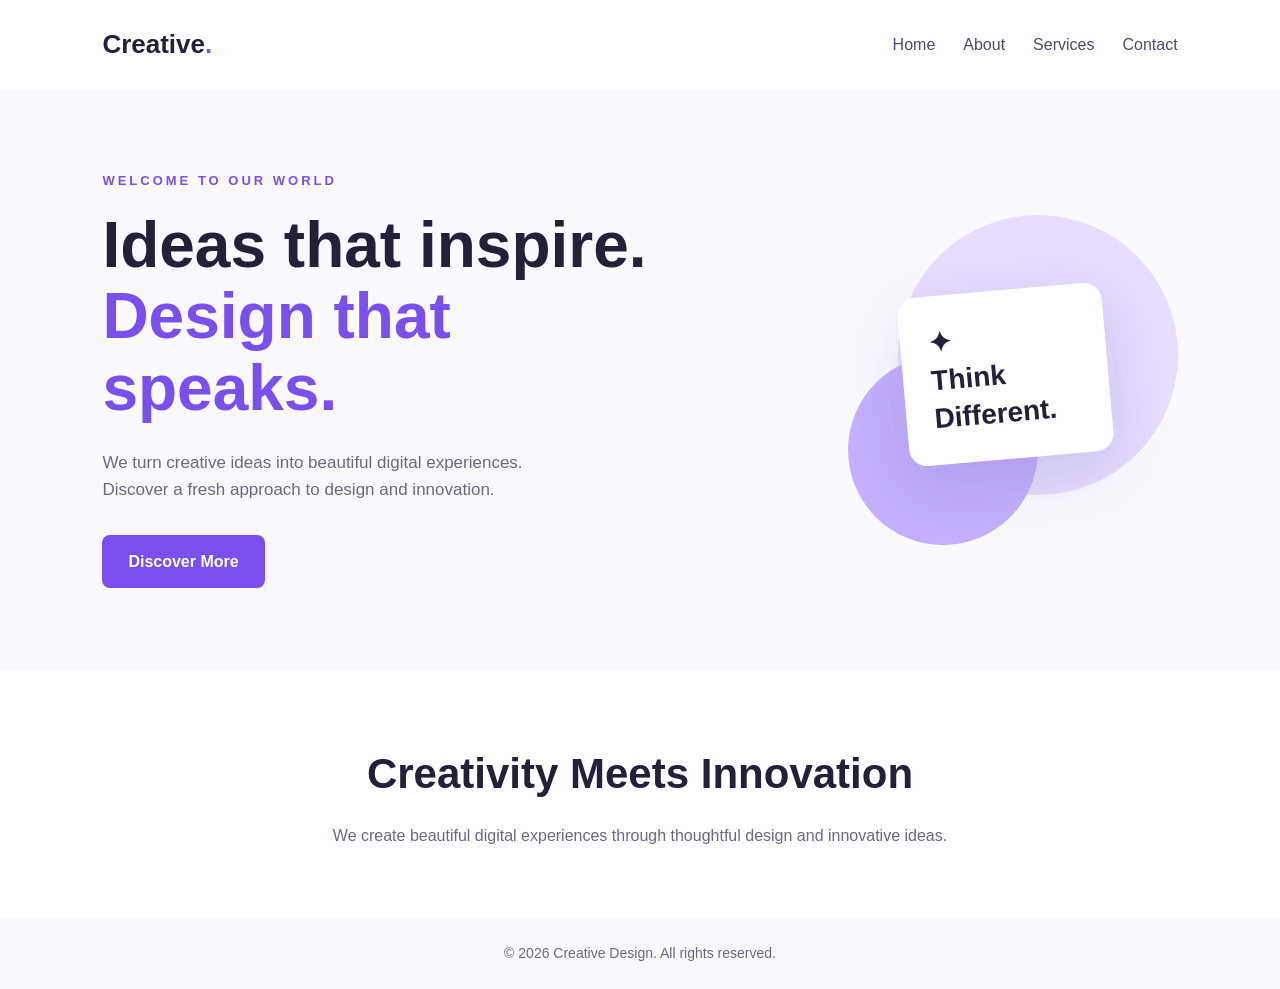
<file: index.html>
<!DOCTYPE html>
<html lang="en">
<head>
  <meta charset="UTF-8">
  <meta name="viewport" content="width=device-width, initial-scale=1.0">
  <title>Creative Design</title>
  <link rel="stylesheet" href="style.css">
</head>
<body>

  <header class="navbar">
    <a href="index.html" class="logo">Creative<span>.</span></a>

    <nav>
      <a href="index.html">Home</a>
      <a href="about.html">About</a>
      <a href="service.html">Services</a>
      <a href="contact.html">Contact</a>
    </nav>
  </header>

  <main>
    <section class="hero" id="home">
      <div class="hero-content">
        <p class="eyebrow">WELCOME TO OUR WORLD</p>

        <h1>
          Ideas that inspire.<br>
          <span>Design that speaks.</span>
        </h1>

        <p class="description">
          We turn creative ideas into beautiful digital experiences.
          Discover a fresh approach to design and innovation.
        </p>

        <a href="about.html" class="button">Discover More</a>
      </div>

      <div class="hero-art">
        <div class="circle circle-one"></div>
        <div class="circle circle-two"></div>

        <div class="art-card">
          ✦<br>
          Think<br>
          Different.
        </div>
      </div>
    </section>

    <section class="about" id="about">
      <h2>Creativity Meets Innovation</h2>
      <p>
        We create beautiful digital experiences through thoughtful design
        and innovative ideas.
      </p>
    </section>
  </main>

  <footer>
    © 2026 Creative Design. All rights reserved.
  </footer>

</body>
</html>
</file>
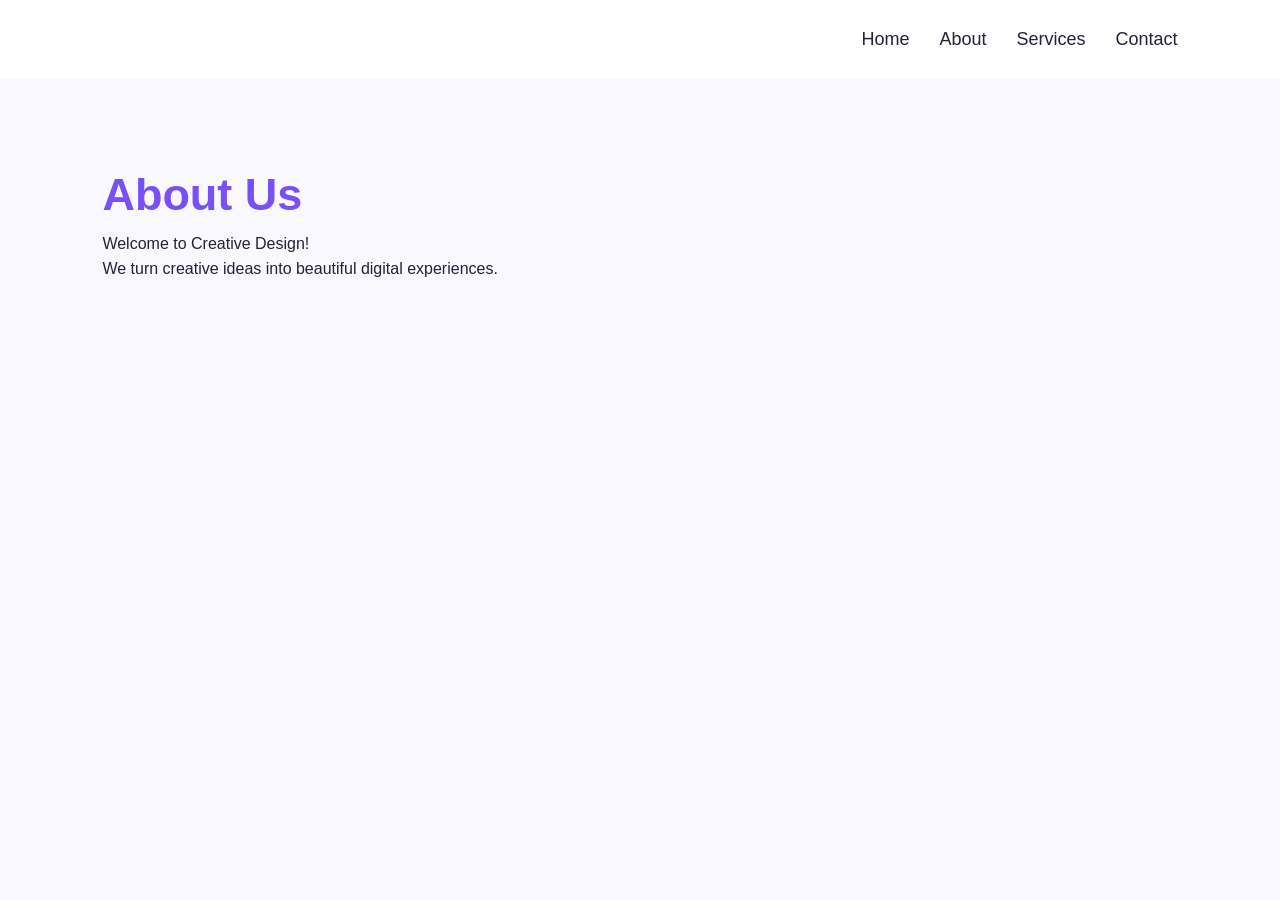
<file: about.html>
<!DOCTYPE html>
<html lang="en">
<head>
  
<link rel="stylesheet" href="style.css">

  <meta charset="UTF-8">
  <meta name="viewport" content="width=device-width, initial-scale=1.0">
  <title>About - Creative</title>
  <style>
    body {
      
<nav>
  <a href="index.html">Home</a>
  <a href="about.html">About</a>
  <a href="services.html">Services</a>
  <a href="contact.html">Contact</a>
</nav>

      margin: 0;
      font-family: Arial, sans-serif;
      background: #f9f8ff;
      color: #242139;
    }
    nav {
      background: white;
      padding: 25px 8%;
      display: flex;
      justify-content: flex-end;
      gap: 30px;
    }
    nav a {
      text-decoration: none;
      color: #242139;
      font-size: 18px;
    }
    main {
      padding: 80px 8%;
    }
    h1 {
      font-size: 45px;
      color: #7850f5;
    }
  </style>
</head>
<body>
  <nav>
    <a href="index.html">Home</a>
    <a href="about.html">About</a>
    <a href="services.html">Services</a>
    <a href="contact.html">Contact</a>
  </nav>

  <main>
    <h1>About Us</h1>
    <p>Welcome to Creative Design!</p>
    <p>We turn creative ideas into beautiful digital experiences.</p>
  </main>
</body>
</html>
</file>
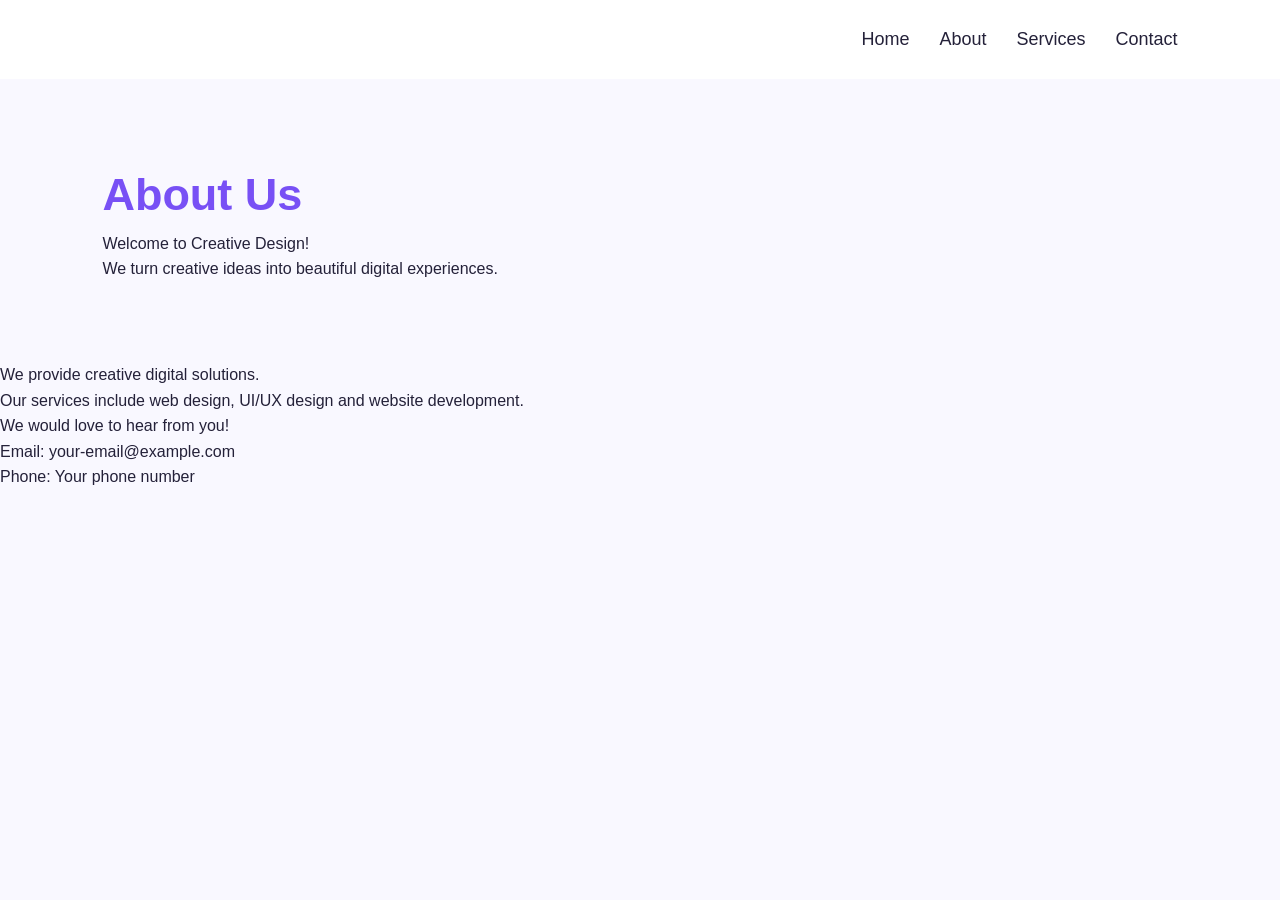
<file: contact.html>
<!DOCTYPE html>
<html lang="en">
<head>
  
<link rel="stylesheet" href="style.css">

  <meta charset="UTF-8">
  <meta name="viewport" content="width=device-width, initial-scale=1.0">
  <title>About - Creative</title>
  <style>
    body {
      
<nav>
  <a href="index.html">Home</a>
  <a href="about.html">About</a>
  <a href="services.html">Services</a>
  <a href="contact.html">Contact</a>
</nav>

      margin: 0;
      font-family: Arial, sans-serif;
      background: #f9f8ff;
      color: #242139;
    }
    nav {
      background: white;
      padding: 25px 8%;
      display: flex;
      justify-content: flex-end;
      gap: 30px;
    }
    nav a {
      text-decoration: none;
      color: #242139;
      font-size: 18px;
    }
    main {
      padding: 80px 8%;
    }
    h1 {
      font-size: 45px;
      color: #7850f5;
    }
  </style>
</head>
<body>
  <nav>
    <a href="index.html">Home</a>
    <a href="about.html">About</a>
    <a href="services.html">Services</a>
    <a href="contact.html">Contact</a>
  </nav>

  <main>
    <h1>About Us</h1>
    <p>Welcome to Creative Design!</p>
    <p>We turn creative ideas into beautiful digital experiences.</p>
  </main>
</body>
</html>

<p>We provide creative digital solutions.</p>
<p>Our services include web design, UI/UX design and website development.</p>

<p>We would love to hear from you!</p>
<p>Email: your-email@example.com</p>
<p>Phone: Your phone number</p>
</file>
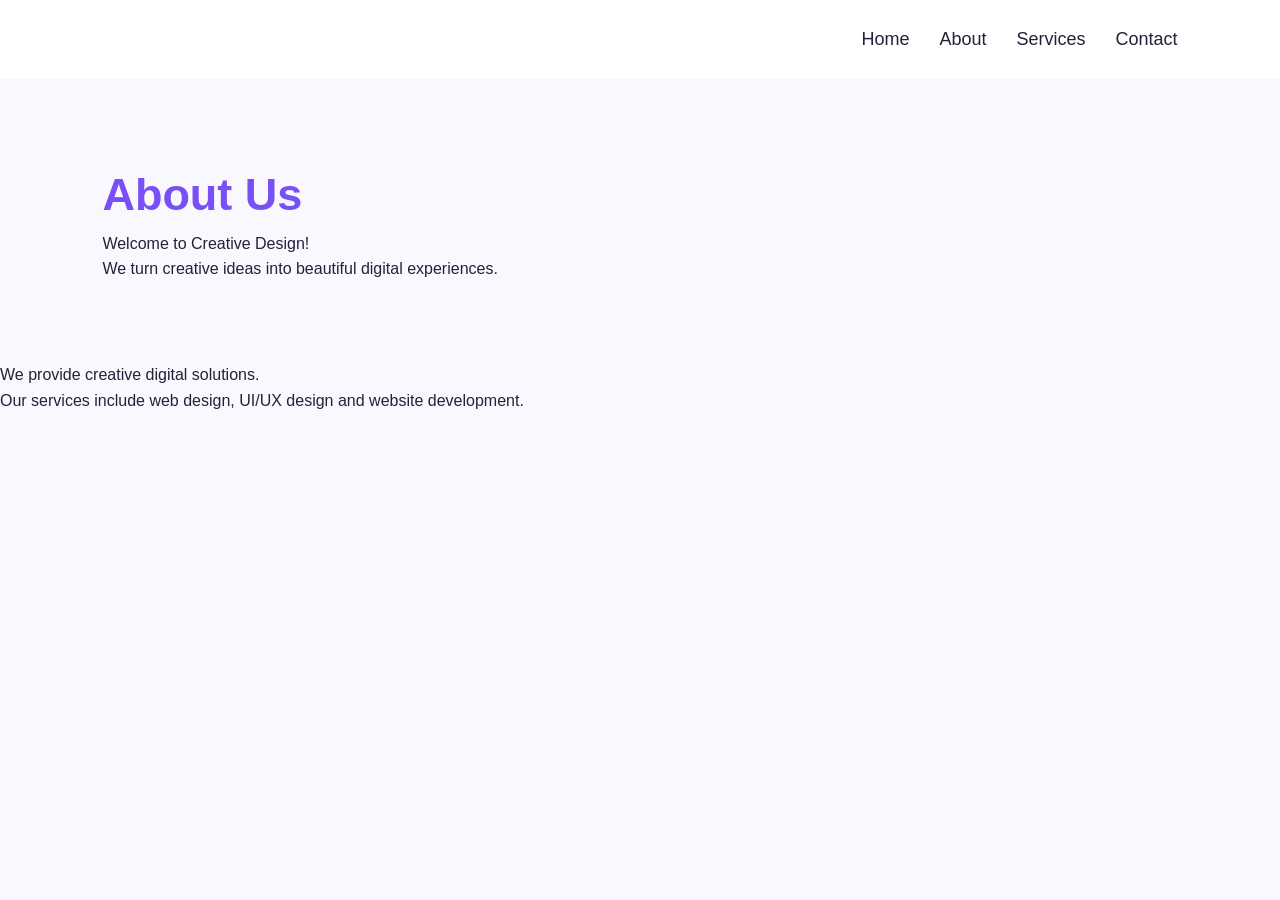
<file: service.html>
<!DOCTYPE html>
<html lang="en">
<head>
  
<link rel="stylesheet" href="style.css">

  <meta charset="UTF-8">
  <meta name="viewport" content="width=device-width, initial-scale=1.0">
  <title>About - Creative</title>
  <style>
    body {
      
<nav>
  <a href="index.html">Home</a>
  <a href="about.html">About</a>
  <a href="services.html">Services</a>
  <a href="contact.html">Contact</a>
</nav>

      margin: 0;
      font-family: Arial, sans-serif;
      background: #f9f8ff;
      color: #242139;
    }
    nav {
      background: white;
      padding: 25px 8%;
      display: flex;
      justify-content: flex-end;
      gap: 30px;
    }
    nav a {
      text-decoration: none;
      color: #242139;
      font-size: 18px;
    }
    main {
      padding: 80px 8%;
    }
    h1 {
      font-size: 45px;
      color: #7850f5;
    }
  </style>
</head>
<body>
  <nav>
    <a href="index.html">Home</a>
    <a href="about.html">About</a>
    <a href="services.html">Services</a>
    <a href="contact.html">Contact</a>
  </nav>

  <main>
    <h1>About Us</h1>
    <p>Welcome to Creative Design!</p>
    <p>We turn creative ideas into beautiful digital experiences.</p>
  </main>
</body>
</html
  
<p>We provide creative digital solutions.</p>
<p>Our services include web design, UI/UX design and website development.</p>
</file>
<file: style.css>
* {
  margin: 0;
  padding: 0;
  box-sizing: border-box;
}

html {
  scroll-behavior: smooth;
}

body {
  font-family: Arial, sans-serif;
  background: #faf9ff;
  color: #242038;
  line-height: 1.6;
}

.navbar {
  display: flex;
  justify-content: space-between;
  align-items: center;
  padding: 24px 8%;
  background: #fff;
}

.logo {
  font-size: 26px;
  font-weight: 800;
  color: #242038;
  text-decoration: none;
}

.logo span,
.hero h1 span {
  color: #7950ed;
}

nav {
  display: flex;
  gap: 28px;
}

nav a {
  color: #514b65;
  text-decoration: none;
}

nav a:hover {
  color: #7950ed;
}

.hero {
  min-height: 580px;
  padding: 80px 8%;
  display: flex;
  align-items: center;
  justify-content: space-between;
  gap: 50px;
  overflow: hidden;
}

.hero-content {
  max-width: 580px;
}

.eyebrow {
  color: #7950ed;
  font-weight: 700;
  font-size: 13px;
  letter-spacing: 3px;
  margin-bottom: 18px;
}

.hero h1 {
  font-size: clamp(38px, 5vw, 64px);
  line-height: 1.12;
  margin-bottom: 24px;
}

.description {
  color: #6d687e;
  font-size: 17px;
  max-width: 480px;
  margin-bottom: 32px;
}

.button {
  display: inline-block;
  background: #7950ed;
  color: white;
  padding: 14px 26px;
  border-radius: 8px;
  text-decoration: none;
  font-weight: 700;
}

.button:hover {
  background: #6038d2;
}

.hero-art {
  position: relative;
  width: 330px;
  height: 330px;
  flex-shrink: 0;
}

.circle {
  position: absolute;
  border-radius: 50%;
}

.circle-one {
  width: 280px;
  height: 280px;
  background: #e6ddff;
  top: 0;
  right: 0;
}

.circle-two {
  width: 190px;
  height: 190px;
  background: #c4b0ff;
  bottom: 0;
  left: 0;
}

.art-card {
  position: absolute;
  top: 75px;
  left: 55px;
  width: 205px;
  padding: 28px;
  background: white;
  border-radius: 18px;
  box-shadow: 0 20px 60px #35206b24;
  font-size: 28px;
  font-weight: 800;
  line-height: 1.35;
  transform: rotate(-5deg);
}

.about {
  text-align: center;
  padding: 70px 8%;
  background: white;
}

.about h2 {
  font-size: clamp(28px, 4vw, 42px);
  margin-bottom: 16px;
}

.about > p:last-child {
  color: #6d687e;
}

footer {
  text-align: center;
  padding: 24px;
  color: #6d687e;
  font-size: 14px;
}

@media (max-width: 700px) {
  .navbar {
    flex-direction: column;
    gap: 18px;
  }

  nav {
    gap: 16px;
    flex-wrap: wrap;
    justify-content: center;
  }

  .hero {
    flex-direction: column;
    align-items: flex-start;
    padding-top: 55px;
  }

  .hero-art {
    align-self: center;
    transform: scale(0.85);
    transform-origin: top center;
    margin-bottom: -45px;
  }
}
</file>
